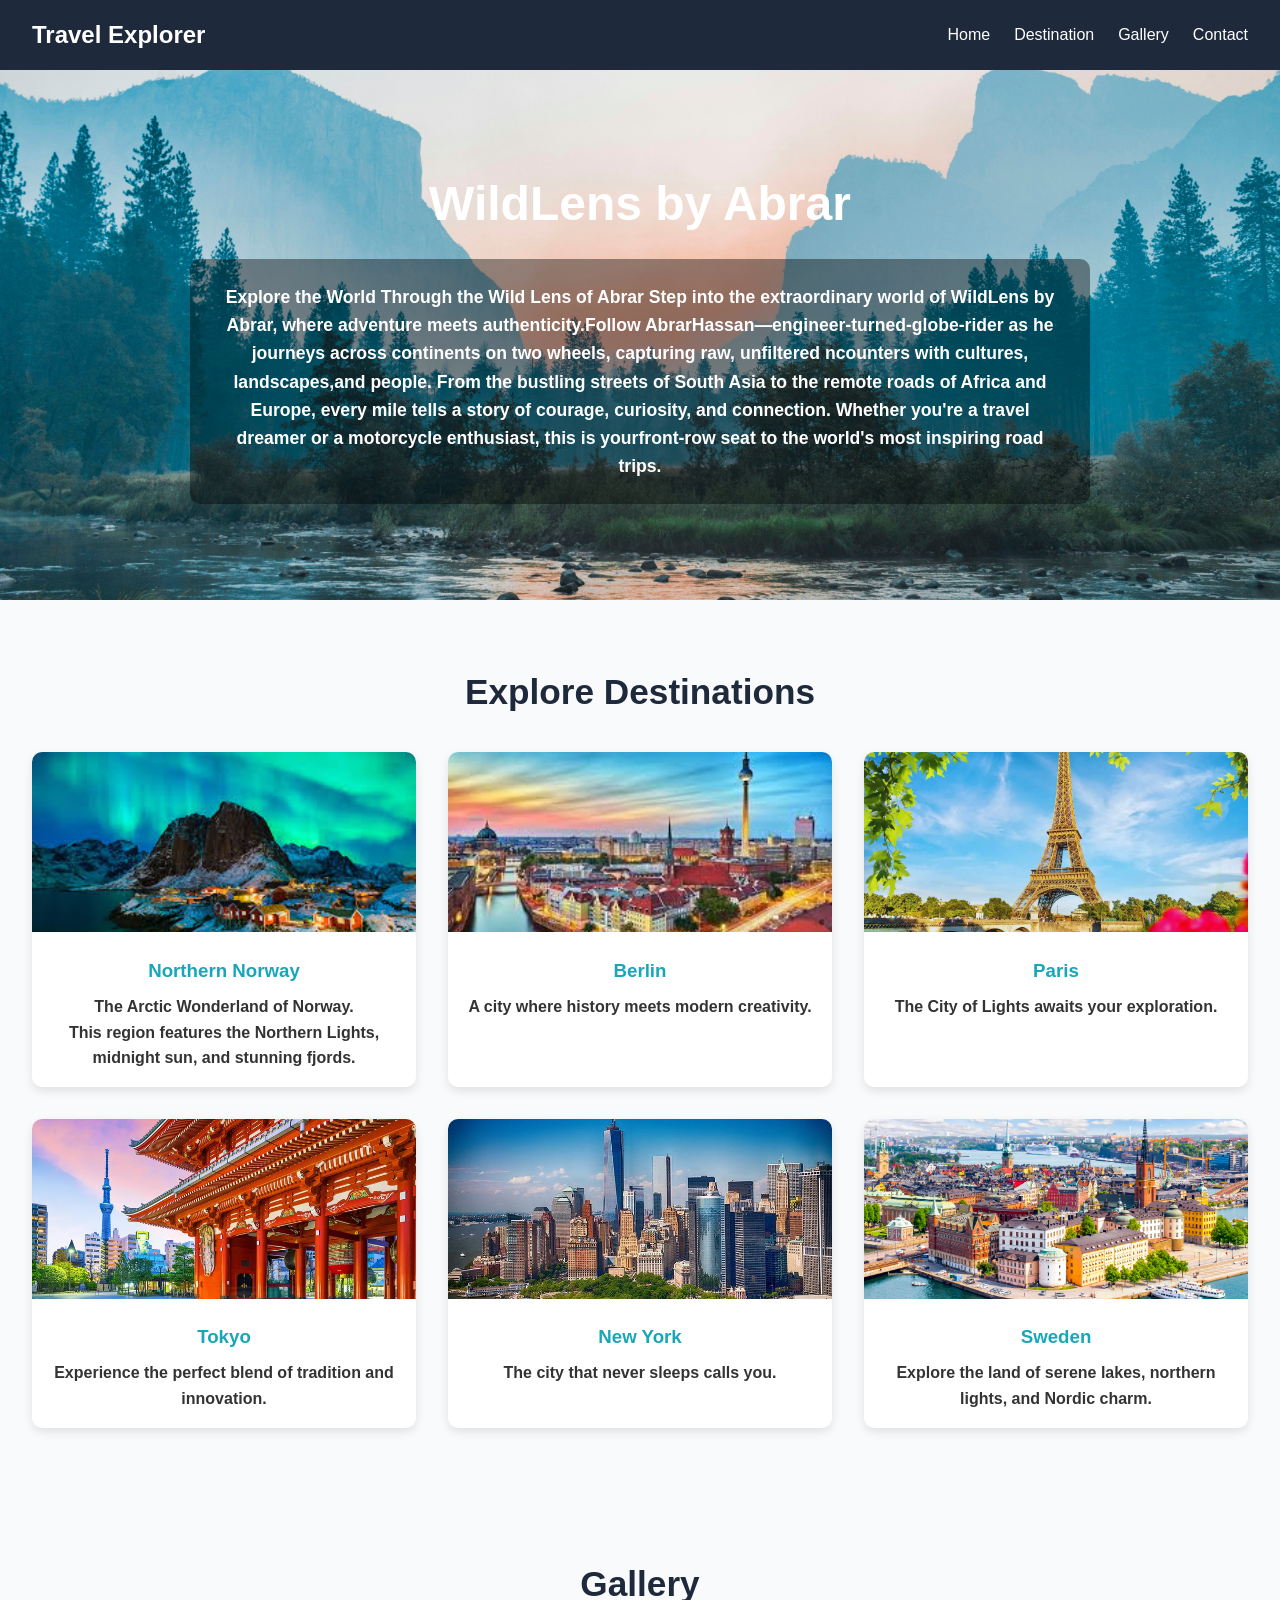
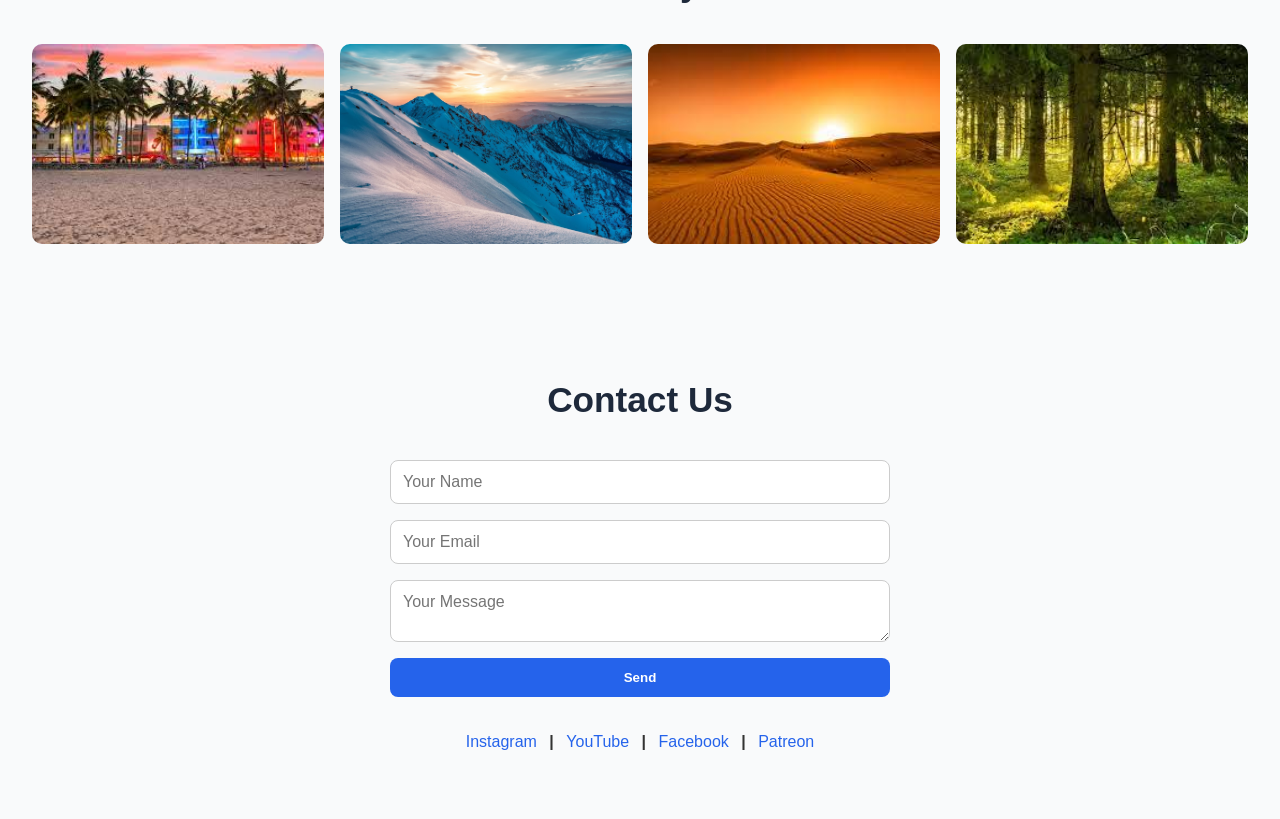
<file: src/index.html>
<!DOCTYPE html>
<html lang="en">
  <head>
    <meta charset="UTF-8" />
    <meta name="viewport" content="width=device-width, initial-scale=1.0" />
    <title>Travel Explorer: WildLens by Abrar</title>
    <link rel="stylesheet" href="style.css"/>
  </head>
  <body>
    <header>
    <!-- Navigation Bar -->
      <nav id="navbar">
      <div class="logo">Travel Explorer</div>
      <ul class="nav-links">
        <li><a href="index.html">Home</a></li>
        <li><a href="Destination.html">Destination</a></li>
        <li><a href="Gallery.html">Gallery</a></li>
        <li><a href="Contact.html">Contact</a></li>
      </ul>
    </nav>
  </header>

    <!-- Home Section -->
    <section id="home" class="hero">
      <div class="hero-text">
        <b><h1>WildLens by Abrar</h1></b>
        <p>
          <b>
            Explore the World Through the Wild Lens of Abrar Step into the
            extraordinary world of WildLens by Abrar, where adventure meets
            authenticity.Follow AbrarHassan—engineer-turned-globe-rider as
            he journeys across continents on two wheels, capturing raw,
            unfiltered ncounters with cultures, landscapes,and people.
            From the bustling streets of South Asia to the remote roads of
            Africa and Europe, every mile tells a story of courage,
            curiosity, and connection. Whether you're a travel dreamer or a
            motorcycle enthusiast, this is yourfront-row seat to the
            world's most inspiring road trips.
        </p>
      </div>
      
    </section>
    <!-- Destinations Section -->
    <section id="destinations" class="section">
      <h2>Explore Destinations</h2>
      <div class="card-container ">
        <!-- Northern Norway -->
        <div class="card">
          <img src="../img/norway.jpg" alt="Northern Norway" />
          <!--<a href="https://youtu.be/bNa0rJhq2Yk?si=HZ2NYrdVkBpOmN3d">NORWAY</a>-->
          <div class="card-content">
            <b><h3><a class="text-d-none text-color" href="norway.html">Northern Norway</a></h3></b>
            <p>The Arctic Wonderland of Norway.</p>
            <p>
              This region features the Northern Lights, midnight sun, and
              stunning fjords.
            </p>
          </div>
        </div>
        <!-- Berlin -->
        <div class="card">
          <img src="../img/berlin.jpg" alt="Berlin"  />
          <div class="card-content">
            <b><h3><a href="berlin.html" class="text-d-none text-color">Berlin</a></h3></b>
            <p>A city where history meets modern creativity.</p>
          </div>
        </div>
        <!-- Paris -->
        <div class="card">
          <img src="../img/paris.png" alt="Paris" />
          <div class="card-content">
            <b><h3><a href="paris.html" class="text-d-none text-color">Paris</a></h3></b>
            <p>The City of Lights awaits your exploration.</p>
          </div>
        </div>
        <!-- Tokyo -->
        <div class="card">
          <img src="../img/tokyo.png" alt="Tokyo" />
          <div class="card-content">
            <b><h3><a href="tokyo.html" class="text-d-none text-color">Tokyo</a></h3></b>
            <p>Experience the perfect blend of tradition and innovation.</p>
          </div>
        </div>
        <!-- New York -->
        <div class="card">
          <img src="../img/ny.jpg" alt="New York" />
          <div class="card-content">
            <b><h3><a href="new york.html" class="text-d-none text-color">New York</a></h3></b>
            <p>The city that never sleeps calls you.</p>
          </div>
        </div>
        <!--SWEDEN-->
        <div class="card">
          <img src="../img/sweden.jpg" alt="Sweden" />
          <div class="card-content">
            <b><h3><a href="sweden.html" class="text-d-none text-color">Sweden</a></h3></b>
            <p>
              Explore the land of serene lakes, northern lights, and Nordic
              charm.
            </p>
          </div>
        </div>
    </section>
    <!-- Gallery Section -->
    <section id="gallery" class="section">
      <h2>Gallery</h2>
      <div class="gallery-grid">
        <img
          src="../imgs/gallery/beach.jpg"
          alt="Beach"
        />
        <img
          src="../imgs/gallery/mountain.jpg"
          alt="Mountains"
        />
        <img
          src="../imgs/gallery/desert.jpg"
          alt="Desert"
        />
        <img
          src="../imgs/gallery/forest.jpg"
          alt="Forest"
        />
      </div>
    </section>

    <!-- Contact Section -->
    <section id="contact" class="section">
      <h2>Contact Us</h2>
      <form id="contact-form">
        <input type="text" name="name" placeholder="Your Name" required />
        <input type="email" name="email" placeholder="Your Email" required />
        <textarea name="message" placeholder="Your Message" required></textarea>
        <button type="submit">Send</button>
      </form>
      <div class="social-links">
        <a href="https://www.instagram.com/wildlensbyabrar/" target="_blank"
          >Instagram</a
        >
        |
        <a href="https://www.youtube.com/@WildlensbyAbrar" target="_blank"
          >YouTube</a
        >
        |
        <a href="https://www.facebook.com/wildlensbyAbrar/" target="_blank"
          >Facebook
        </a>
        |
        <a href="https://www.patreon.com/Wildlensbyabrar" target="_blank"
          >Patreon</a
        >
      </div>
    </section>

    <script src="script.js"></script>
  </body>
</html>
</file>
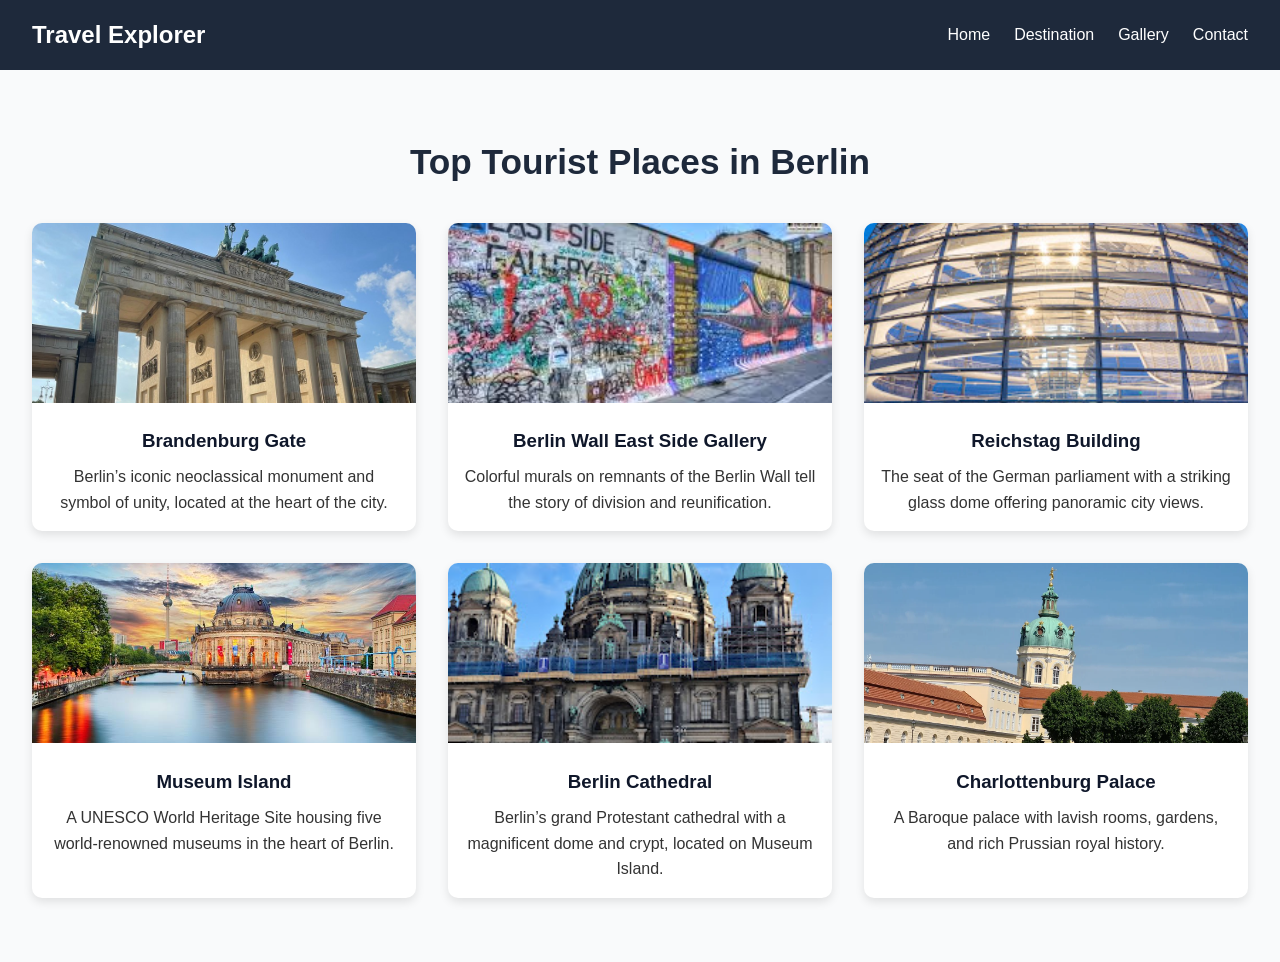
<file: src/berlin.html>
<!DOCTYPE html>
<html lang="en">
  <head>
    <meta charset="UTF-8" />
    <meta name="viewport" content="width=device-width, initial-scale=1.0" />
    <title>Berlin</title>
    <link rel="stylesheet" href="style.css" />
  </head>
  <body>
    <nav id="navbar">
      <div class="logo">Travel Explorer</div>
      <ul class="nav-links">
        <li><a href="index.html">Home</a></li>
        <li><a href="Destination.html">Destination</a></li>
        <li><a href="Gallery.html">Gallery</a></li>
        <li><a href="Contact.html">Contact</a></li>
      </ul>
    </nav>
    <section id="berlin" class="section">
      <h2>Top Tourist Places in Berlin</h2>
      <div class="card-container">
        <!-- 1. Brandenburg Gate -->
        <div class="card">
          <img src="../imgs/berlin/gate.jpg" alt="Brandenburg Gate" />
          <div class="card-content">
            <h3><b>Brandenburg Gate</b></h3>
            <p>
              Berlin’s iconic neoclassical monument and symbol of unity, located
              at the heart of the city.
            </p>
          </div>
        </div>

        <!-- 2. Berlin Wall & East Side Gallery -->
        <div class="card">
          <img src="../imgs/berlin/East Side Gallery.jpg" alt="Berlin Wall" />
          <div class="card-content">
            <h3><b>Berlin Wall East Side Gallery</b></h3>
            <p>
              Colorful murals on remnants of the Berlin Wall tell the story of
              division and reunification.
            </p>
          </div>
        </div>

        <!-- 3. Reichstag Building -->
        <div class="card">
          <img
            src="../imgs/berlin/Reichstag Building.jpg"
            alt="Reichstag Building"
          />
          <div class="card-content">
            <h3><b>Reichstag Building</b></h3>
            <p>
              The seat of the German parliament with a striking glass dome
              offering panoramic city views.
            </p>
          </div>
        </div>

        <!-- 4. Museum Island -->
        <div class="card">
          <img src="../imgs/berlin/Museum Island.jpg" alt="Museum Island" />
          <div class="card-content">
            <h3><b>Museum Island</b></h3>
            <p>
              A UNESCO World Heritage Site housing five world-renowned museums
              in the heart of Berlin.
            </p>
          </div>
        </div>

        <!-- 5. Berlin Cathedral (Berliner Dom) -->
        <div class="card">
          <img
            src="../imgs/berlin/Berlin Cathedral.jpg"
            alt="Berlin Cathedral"
          />
          <div class="card-content">
            <h3><b>Berlin Cathedral</b></h3>
            <p>
              Berlin’s grand Protestant cathedral with a magnificent dome and
              crypt, located on Museum Island.
            </p>
          </div>
        </div>

        <!-- 6. Charlottenburg Palace -->
        <div class="card">
          <img
            src="../imgs/berlin/Charlottenburg Palace.webp"
            alt="Charlottenburg Palace"
          />
          <div class="card-content">
            <h3><b>Charlottenburg Palace</b></h3>
            <p>
              A Baroque palace with lavish rooms, gardens, and rich Prussian
              royal history.
            </p>
          </div>
        </div>
      </div>
    </section>
  </body>
</html>
</file>
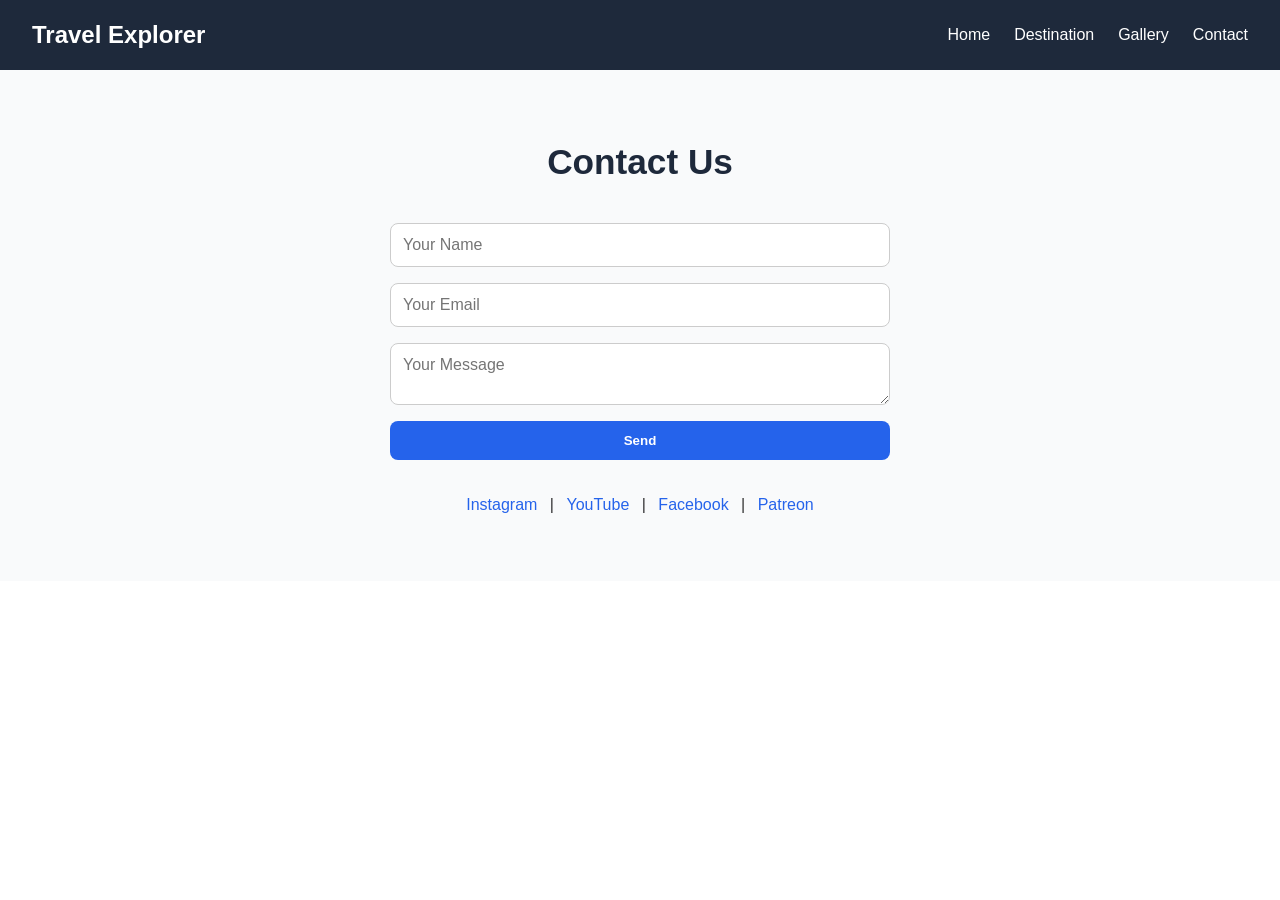
<file: src/contact.html>
<!DOCTYPE html>
<html lang="en">
  <head>
    <meta charset="UTF-8" />
    <meta name="viewport" content="width=device-width, initial-scale=1.0" />
    <title>Contact</title>
    <link rel="stylesheet" href="style.css" />
  </head>
  <body>
    <nav id="navbar">
      <div class="logo">Travel Explorer</div>
      <ul class="nav-links">
        <li><a href="index.html">Home</a></li>
        <li><a href="Destination.html">Destination</a></li>
        <li><a href="Gallery.html">Gallery</a></li>
        <li><a href="Contact.html">Contact</a></li>
      </ul>
    </nav>

    <section id="contact" class="section">
      <h2>Contact Us</h2>
      <form id="contact-form">
        <input type="text" name="name" placeholder="Your Name" required />
        <input type="email" name="email" placeholder="Your Email" required />
        <textarea name="message" placeholder="Your Message" required></textarea>
        <button type="submit">Send</button>
      </form>
      <div class="social-links">
        <a href="https://www.instagram.com/wildlensbyabrar/" target="_blank"
          >Instagram</a
        >
        |
        <a href="https://www.youtube.com/@WildlensbyAbrar" target="_blank"
          >YouTube</a
        >
        |
        <a href="https://www.facebook.com/wildlensbyAbrar/" target="_blank"
          >Facebook
        </a>
        |
        <a href="https://www.patreon.com/Wildlensbyabrar" target="_blank"
          >Patreon</a
        >
      </div>
    </section>
  </body>
</html>
</file>
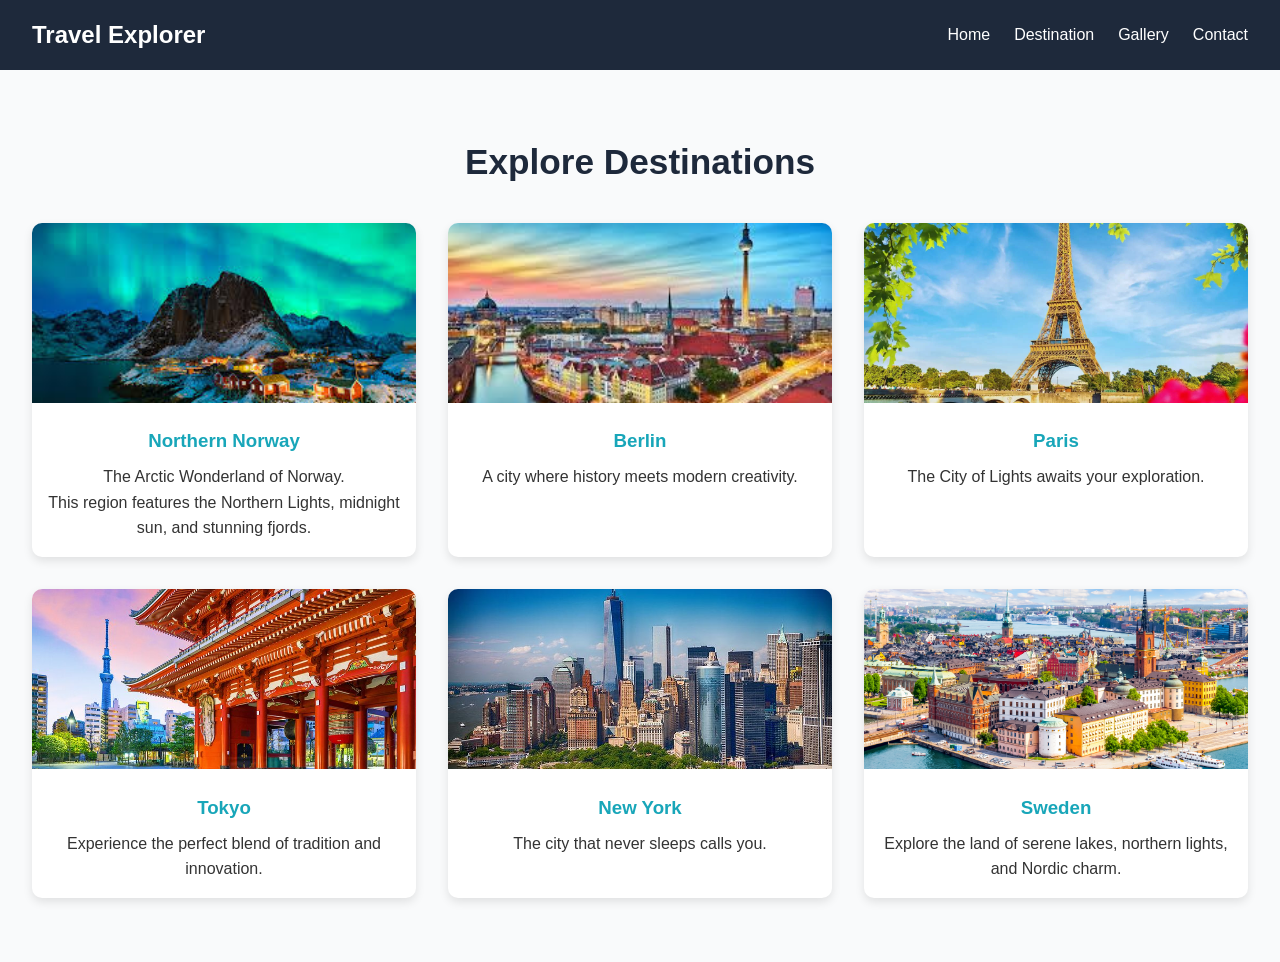
<file: src/destination.html>
<!DOCTYPE html>
<html lang="en">
<head>
    <meta charset="UTF-8">
    <meta name="viewport" content="width=device-width, initial-scale=1.0">
    <title>Destination</title>
    <link rel="stylesheet" href="style.css">
</head>
<body>
     <nav id="navbar">
      <div class="logo"><a href="index.html"></a>Travel Explorer</div>
      <ul class="nav-links">
        <li><a href="index.html">Home</a></li>
        <li><a href="Destination.html">Destination</a></li>
        <li><a href="Gallery.html">Gallery</a></li>
        <li><a href="Contact.html">Contact</a></li>
      </ul>
    </nav>
<!-- Destinations Section -->
    <section id="destinations" class="section">
      <h2>Explore Destinations</h2>
      <div class="card-container ">
        <!-- Northern Norway -->
        <div class="card">
          <img src="../img/norway.jpg" alt="Northern Norway" />
          <!--<a href="https://youtu.be/bNa0rJhq2Yk?si=HZ2NYrdVkBpOmN3d">NORWAY</a>-->
          <div class="card-content">
            <b><h3><a class="text-d-none text-color" href="norway.html">Northern Norway</a></h3></b>
            <p>The Arctic Wonderland of Norway.</p>
            <p>
              This region features the Northern Lights, midnight sun, and
              stunning fjords.
            </p>
          </div>
        </div>
        <!-- Berlin -->
        <div class="card">
          <img src="../img/berlin.jpg" alt="Berlin"  />
          <div class="card-content">
            <b><h3><a href="berlin.html" class="text-d-none text-color">Berlin</a></h3></b>
            <p>A city where history meets modern creativity.</p>
          </div>
        </div>
        <!-- Paris -->
        <div class="card">
          <img src="../img/paris.png" alt="Paris" />
          <div class="card-content">
            <b><h3><a href="paris.html" class="text-d-none text-color">Paris</a></h3></b>
            <p>The City of Lights awaits your exploration.</p>
          </div>
        </div>
        <!-- Tokyo -->
        <div class="card">
          <img src="../img/tokyo.png" alt="Tokyo" />
          <div class="card-content">
            <b><h3><a href="tokyo.html" class="text-d-none text-color">Tokyo</a></h3></b>
            <p>Experience the perfect blend of tradition and innovation.</p>
          </div>
        </div>
        <!-- New York -->
        <div class="card">
          <img src="../img/ny.jpg" alt="New York" />
          <div class="card-content">
            <b><h3><a href="new york.html" class="text-d-none text-color">New York</a></h3></b>
            <p>The city that never sleeps calls you.</p>
          </div>
        </div>
        <!--SWEDEN-->
        <div class="card">
          <img src="../img/sweden.jpg" alt="Sweden" />
          <div class="card-content">
            <b><h3><a href="sweden.html" class="text-d-none text-color">Sweden</a></h3></b>
            <p>
              Explore the land of serene lakes, northern lights, and Nordic
              charm.
            </p>
          </div>
        </div>
    </section>
</body>
</html>
</file>
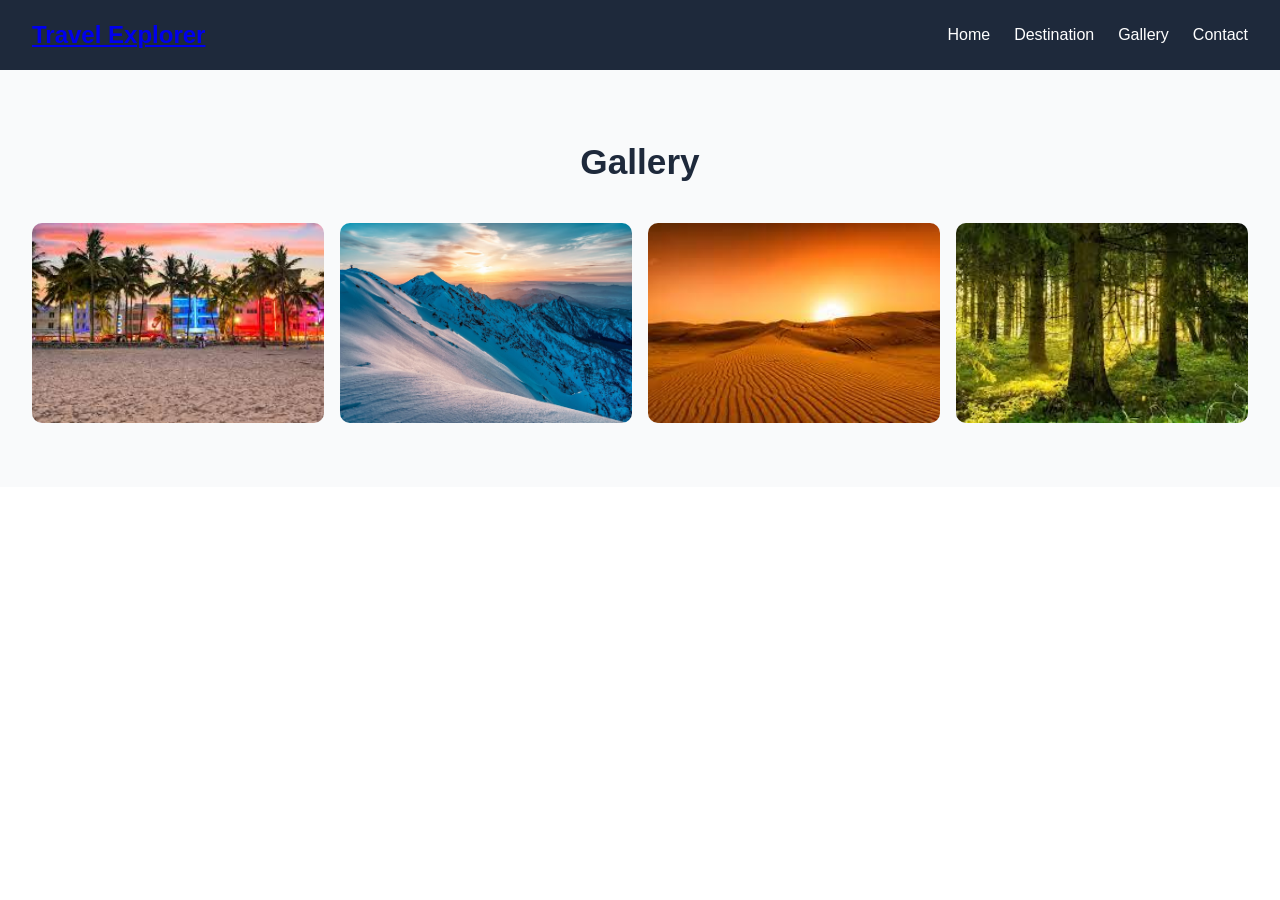
<file: src/gallery.html>
<!DOCTYPE html>
<html lang="en">
  <head>
    <meta charset="UTF-8" />
    <meta name="viewport" content="width=device-width, initial-scale=1.0" />
    <title>Gallery</title>
    <link rel="stylesheet" href="style.css" />
  </head>
  <body>
    <header>
      <!-- Navigation Bar -->
      <nav id="navbar">
        <div class="logo"><a href="home.html">Travel Explorer</a></div>
        <ul class="nav-links">
          <li><a href="index.html">Home</a></li>
          <li><a href="Destination.html">Destination</a></li>
          <li><a href="Gallery.html">Gallery</a></li>
          <li><a href="Contact.html">Contact</a></li>
        </ul>
      </nav>
    </header>
    <main>
      <!-- Gallery Section -->
      <section id="gallery" class="section">
        <h2>Gallery</h2>
        <div class="gallery-grid">
          <img src="../imgs/gallery/beach.jpg" alt="Beach" />
          <img src="../imgs/gallery/mountain.jpg" alt="Mountain" />
          <img src="../imgs/gallery/desert.jpg" alt="Desert" />
          <img src="../imgs/gallery/forest.jpg" alt="Forest" />
        </div>
      </section>
    </main>

    <script src="script.js"></script>
  </body>
</html>
</file>
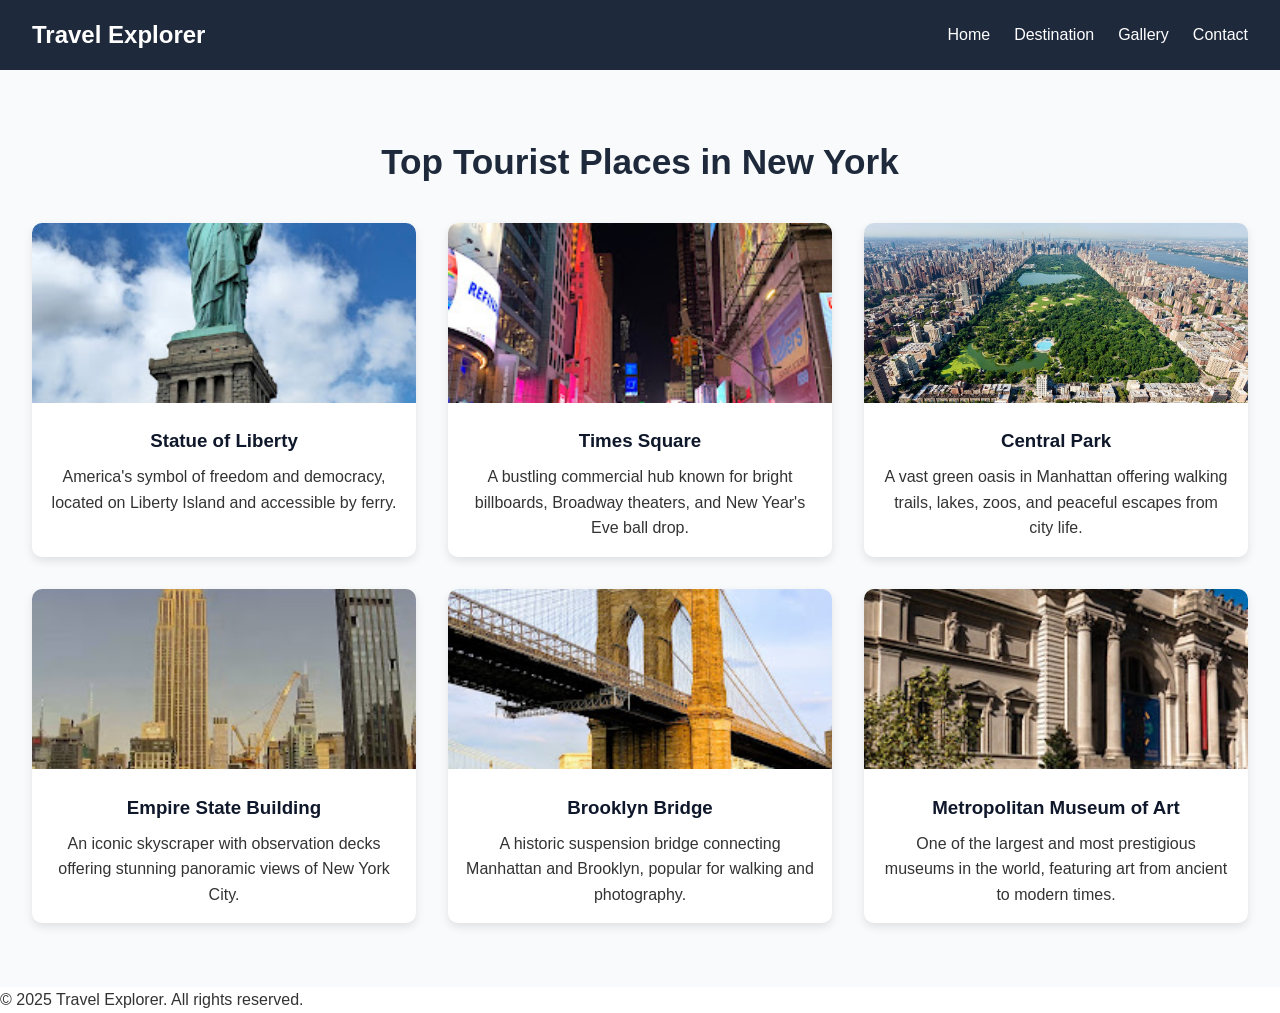
<file: src/new york.html>
<!DOCTYPE html>
<html lang="en">
  <head>
    <meta charset="UTF-8" />
    <meta name="viewport" content="width=device-width, initial-scale=1.0" />
    <title>New York</title>
    <link rel="stylesheet" href="style.css" />
  </head>
  <body>
    <header>
      <nav id="navbar">
        <div class="logo">Travel Explorer</div>
        <ul class="nav-links">
          <li><a href="index.html">Home</a></li>
          <li><a href="Destination.html">Destination</a></li>
          <li><a href="Gallery.html">Gallery</a></li>
          <li><a href="Contact.html">Contact</a></li>
        </ul>
      </nav>
    </header>
    <main>
      <section id="destinations" class="section">
        <h2>Top Tourist Places in New York</h2>
        <div class="card-container">
          <!-- 1. Statue of Liberty -->
          <div class="card">
            <img
              src="../imgs/new york/Statue of Liberty.jpg"
              alt="Statue of Liberty on Liberty Island"
            />
            <div class="card-content">
              <h3><b>Statue of Liberty</b></h3>
              <p>
                America's symbol of freedom and democracy, located on Liberty
                Island and accessible by ferry.
              </p>
            </div>
          </div>

          <!-- 2. Times Square -->
          <div class="card">
            <img
              src="../imgs/new york/time square.jpg"
              alt="Times Square at night with neon lights"
            />
            <div class="card-content">
              <h3><b>Times Square</b></h3>
              <p>
                A bustling commercial hub known for bright billboards, Broadway
                theaters, and New Year's Eve ball drop.
              </p>
            </div>
          </div>

          <!-- 3. Central Park -->
          <div class="card">
            <img
              src="../imgs/new york/Central Park.jpg"
              alt="Central Park view in autumn"
            />
            <div class="card-content">
              <h3><b>Central Park</b></h3>
              <p>
                A vast green oasis in Manhattan offering walking trails, lakes,
                zoos, and peaceful escapes from city life.
              </p>
            </div>
          </div>

          <!-- 4. Empire State Building -->
          <div class="card">
            <img
              src="../imgs/new york/Empire State Building.jpg"
              alt="Empire State Building skyline view"
            />
            <div class="card-content">
              <h3><b>Empire State Building</b></h3>
              <p>
                An iconic skyscraper with observation decks offering stunning
                panoramic views of New York City.
              </p>
            </div>
          </div>

          <!-- 5. Brooklyn Bridge -->
          <div class="card">
            <img
              src="../imgs/new york/Brooklyn Bridge.jpg"
              alt="Brooklyn Bridge pedestrian walkway"
            />
            <div class="card-content">
              <h3><b>Brooklyn Bridge</b></h3>
              <p>
                A historic suspension bridge connecting Manhattan and Brooklyn,
                popular for walking and photography.
              </p>
            </div>
          </div>

          <!-- 6. The Metropolitan Museum of Art -->
          <div class="card">
            <img
              src="../imgs/new york/Metropolitan Museum of Art.jpg"
              alt="The Metropolitan Museum of Art front view"
            />
            <div class="card-content">
              <h3><b>Metropolitan Museum of Art</b></h3>
              <p>
                One of the largest and most prestigious museums in the world,
                featuring art from ancient to modern times.
              </p>
            </div>
          </div>
        </div>
      </section>
    </main>

    <footer>
      <p>&copy; 2025 Travel Explorer. All rights reserved.</p>
    </footer>
  </body>
</html>
</file>
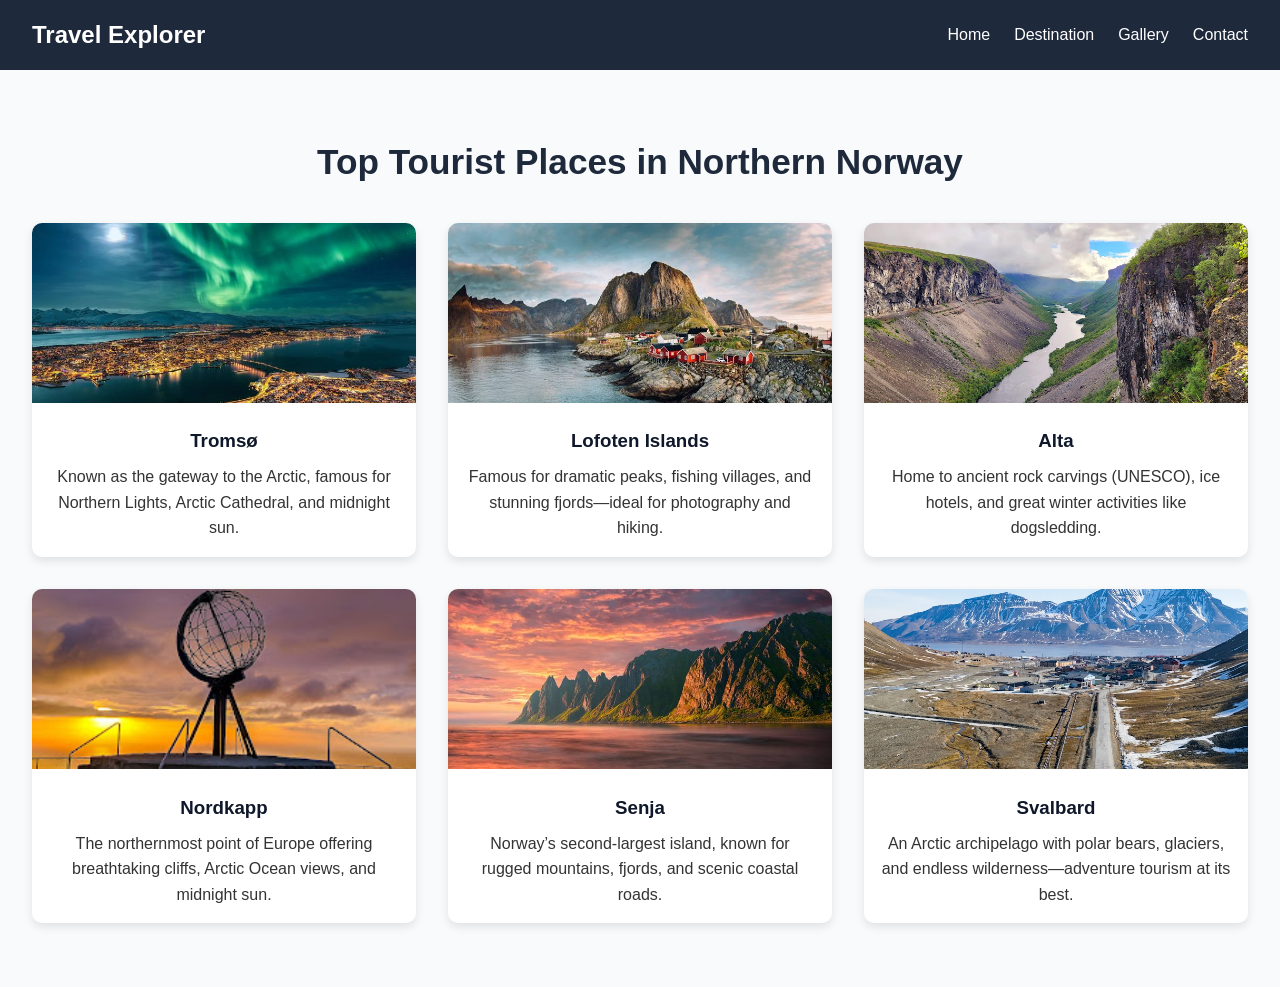
<file: src/norway.html>
<!DOCTYPE html>
<html lang="en">
  <head>
    <meta charset="UTF-8" />
    <meta name="viewport" content="width=, initial-scale=1.0" />
    <title>Norway</title>
    <link rel="stylesheet" href="style.css" />
  </head>
  <body>
    <nav id="navbar">
      <div class="logo">Travel Explorer</div>
      <ul class="nav-links">
        <li><a href="index.html">Home</a></li>
        <li><a href="Destination.html">Destination</a></li>
        <li><a href="Gallery.html">Gallery</a></li>
        <li><a href="Contact.html">Contact</a></li>
      </ul>
    </nav>

    <section id="northern-norway" class="section">
      <h2>Top Tourist Places in Northern Norway</h2>
      <div class="card-container">
        <!-- 1. Tromsø -->
        <div class="card">
          <img src="../imgs/Norway/Tromsø.jpg" alt="Tromsø" />
          <div class="card-content">
            <h3><b>Tromsø</b></h3>
            <p>
              Known as the gateway to the Arctic, famous for Northern Lights,
              Arctic Cathedral, and midnight sun.
            </p>
          </div>
        </div>

        <!-- 2. Lofoten Islands -->
        <div class="card">
          <img src="../imgs/Norway/Lofoten.jpg" alt="Lofoten Islands" />
          <div class="card-content">
            <h3><b>Lofoten Islands</b></h3>
            <p>
              Famous for dramatic peaks, fishing villages, and stunning
              fjords—ideal for photography and hiking.
            </p>
          </div>
        </div>

        <!-- 3. Alta -->
        <div class="card">
          <img src="../imgs/Norway/Alta.jpg" alt="Alta" />
          <div class="card-content">
            <h3><b>Alta</b></h3>
            <p>
              Home to ancient rock carvings (UNESCO), ice hotels, and great
              winter activities like dogsledding.
            </p>
          </div>
        </div>

        <!-- 4. Nordkapp (North Cape) -->
        <div class="card">
          <img src="../imgs/Norway/northkap.jpg" alt="Nordkapp" />
          <div class="card-content">
            <h3><b>Nordkapp</b></h3>
            <p>
              The northernmost point of Europe offering breathtaking cliffs,
              Arctic Ocean views, and midnight sun.
            </p>
          </div>
        </div>

        <!-- 5. Senja -->
        <div class="card">
          <img src="../imgs/Norway/senja.jpg" alt="Senja" />
          <div class="card-content">
            <h3><b>Senja</b></h3>
            <p>
              Norway’s second-largest island, known for rugged mountains,
              fjords, and scenic coastal roads.
            </p>
          </div>
        </div>

        <!-- 6. Svalbard -->
        <div class="card">
          <img src="../imgs/Norway/Svalbard.jpg" alt="Svalbard" />
          <div class="card-content">
            <h3><b>Svalbard</b></h3>
            <p>
              An Arctic archipelago with polar bears, glaciers, and endless
              wilderness—adventure tourism at its best.
            </p>
          </div>
        </div>
      </div>
    </section>
  </body>
</html>
</file>
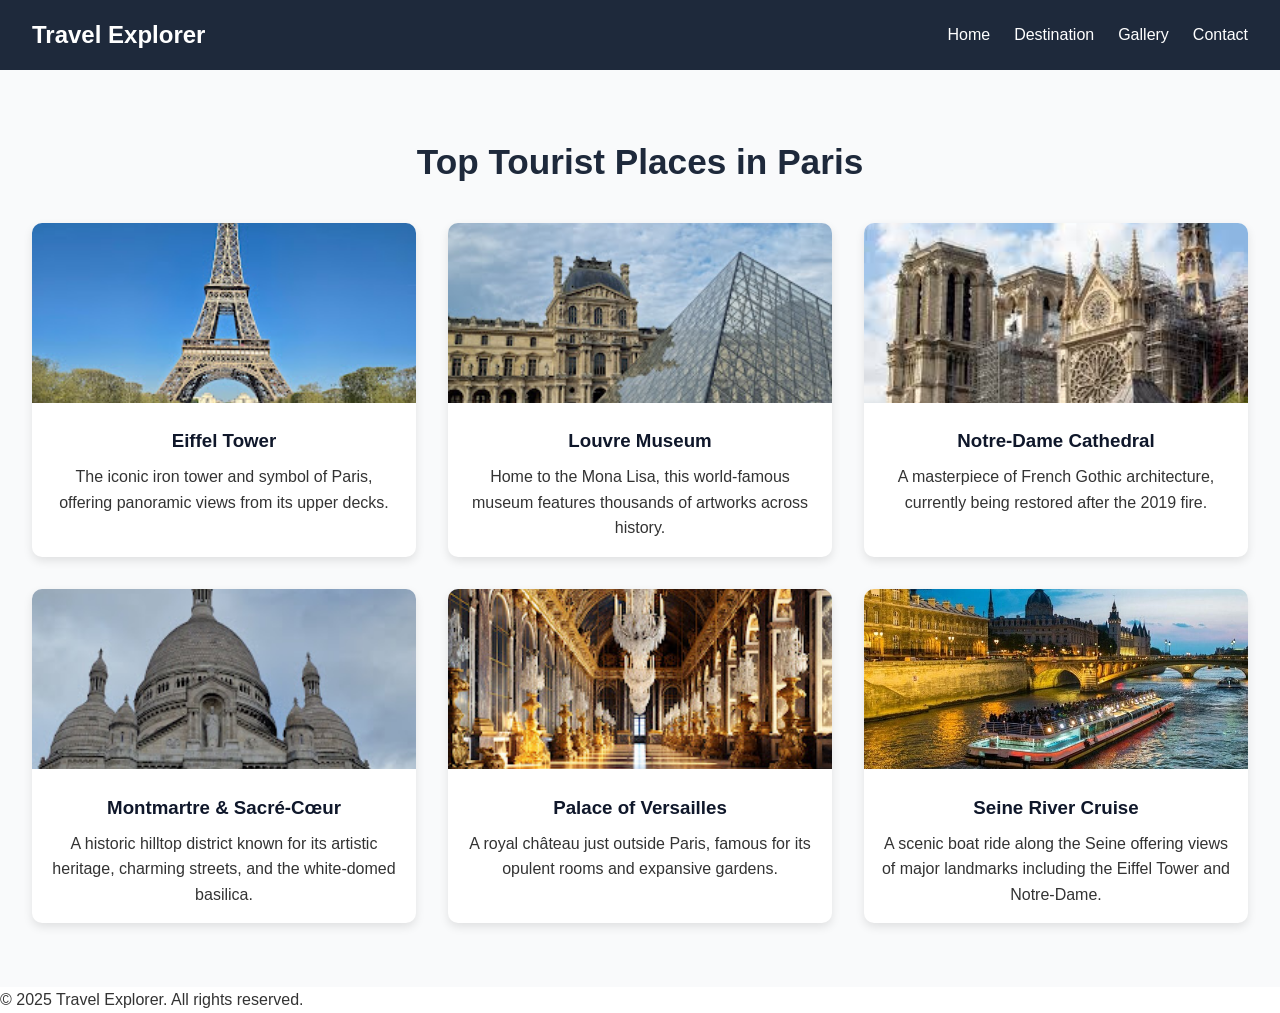
<file: src/paris.html>
<!DOCTYPE html>
<html lang="en">
  <head>
    <meta charset="UTF-8" />
    <meta name="viewport" content="width=device-width, initial-scale=1.0" />
    <title>Paris</title>
    <link rel="stylesheet" href="style.css" />
  </head>
  <header>
    <nav id="navbar">
      <div class="logo">Travel Explorer</div>
      <ul class="nav-links">
        <li><a href="index.html">Home</a></li>
        <li><a href="Destination.html">Destination</a></li>
        <li><a href="Gallery.html">Gallery</a></li>
        <li><a href="Contact.html">Contact</a></li>
      </ul>
    </nav>
  </header>
    <main>
      <section id="destinations" class="section">
        <h2>Top Tourist Places in Paris</h2>
        <div class="card-container">
          <!-- 1. Eiffel Tower -->
          <div class="card">
            <img src="../imgs/paris/Eiffel Tower.jpg" alt="Eiffel Tower at night in Paris" />
            <div class="card-content">
              <h3><b>Eiffel Tower</b></h3>
              <p>
                The iconic iron tower and symbol of Paris, offering panoramic
                views from its upper decks.
              </p>
            </div>
          </div>

          <!-- 2. Louvre Museum -->
          <div class="card">
            <img src="../imgs/paris/Louvre Museum.jpg" alt="Louvre Museum Paris with glass pyramid" />
            <div class="card-content">
              <h3><b>Louvre Museum</b></h3>
              <p>
                Home to the Mona Lisa, this world-famous museum features
                thousands of artworks across history.
              </p>
            </div>
          </div>

          <!-- 3. Notre-Dame Cathedral -->
          <div class="card">
            <img src="../imgs/paris/Notre-Dame Cathedral.jpg" alt="Notre-Dame Cathedral architecture" />
            <div class="card-content">
              <h3><b>Notre-Dame Cathedral</b></h3>
              <p>
                A masterpiece of French Gothic architecture, currently being
                restored after the 2019 fire.
              </p>
            </div>
          </div>

          <!-- 4. Montmartre & Sacré-Cœur -->
          <div class="card">
            <img src="../imgs/paris/Montmartre & Sacré-Cœur.jpg" alt="Montmartre and Sacré-Cœur" />
            <div class="card-content">
              <h3><b>Montmartre & Sacré-Cœur</b></h3>
              <p>
                A historic hilltop district known for its artistic heritage,
                charming streets, and the white-domed basilica.
              </p>
            </div>
          </div>

          <!-- 5. Palace of Versailles -->
          <div class="card">
            <img src="../imgs/paris/Palace of Versailles.jpg" alt="Palace of Versailles and gardens" />
            <div class="card-content">
              <h3><b>Palace of Versailles</b></h3>
              <p>
                A royal château just outside Paris, famous for its opulent rooms
                and expansive gardens.
              </p>
            </div>
          </div>

          <!-- 6. Seine River Cruise -->
          <div class="card">
            <img src="../imgs/paris/Seine River Cruise.jpg" alt="Seine River Cruise with Paris views" />
            <div class="card-content">
              <h3><b>Seine River Cruise</b></h3>
              <p>
                A scenic boat ride along the Seine offering views of major
                landmarks including the Eiffel Tower and Notre-Dame.
              </p>
            </div>
          </div>
        </div>
      </section>
    </main>

    <footer>
      <p>&copy; 2025 Travel Explorer. All rights reserved.</p>
    </footer>
  </body>
</html>
</file>
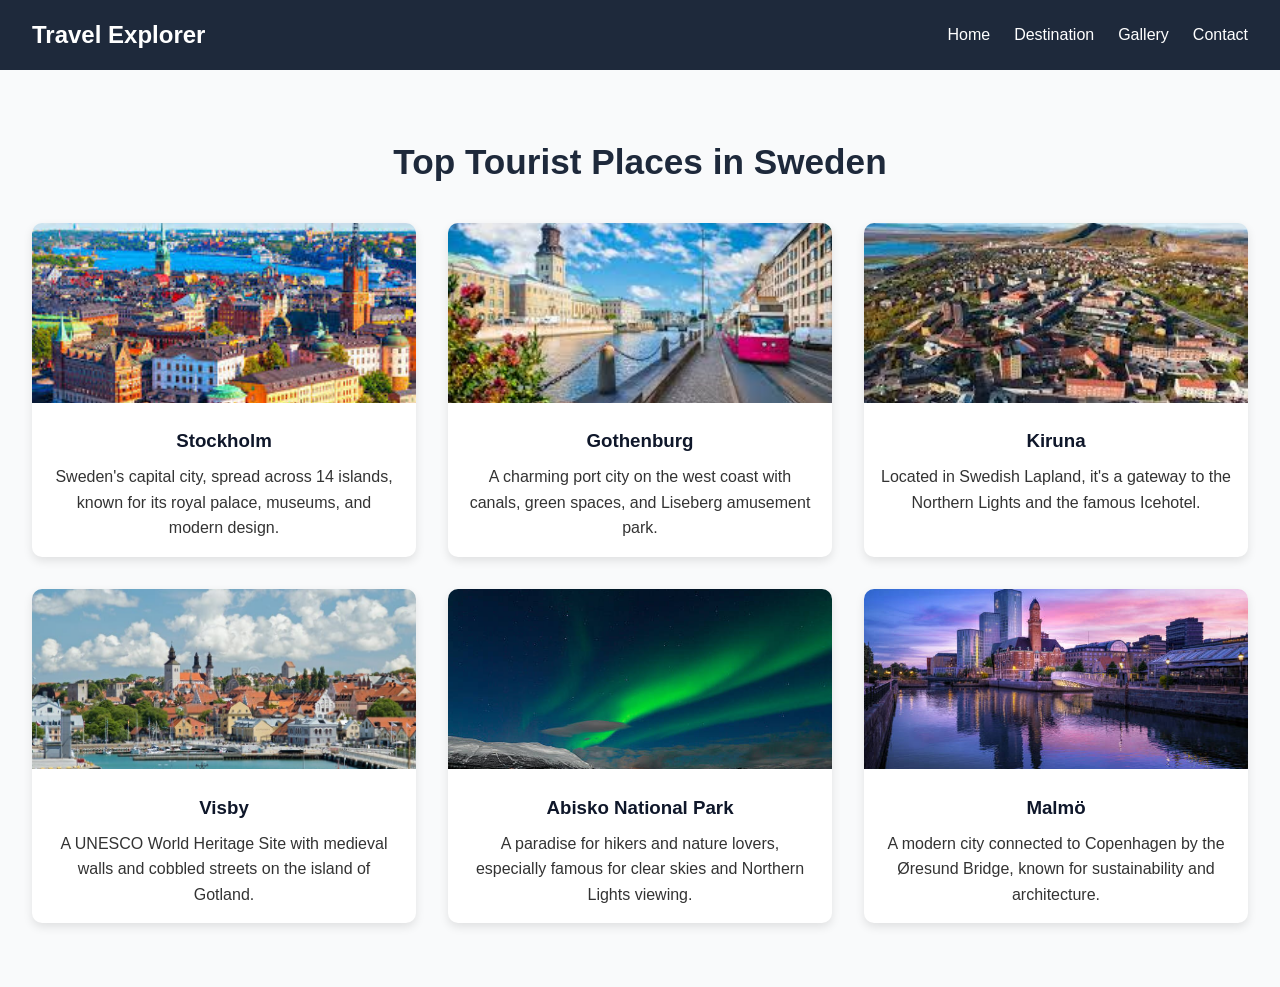
<file: src/sweden.html>
<!DOCTYPE html>
<html lang="en">
  <head>
    <meta charset="UTF-8" />
    <meta name="viewport" content="width=device-width, initial-scale=1.0" />
    <title>Sweden</title>
    <link rel="stylesheet" href="style.css" />
  </head>
  <body>
    <nav id="navbar">
      <div class="logo">Travel Explorer</div>
      <ul class="nav-links">
        <li><a href="index.html">Home</a></li>
        <li><a href="Destination.html">Destination</a></li>
        <li><a href="Gallery.html">Gallery</a></li>
        <li><a href="Contact.html">Contact</a></li>
      </ul>
    </nav>

    <section id="destinations" class="section">
      <h2>Top Tourist Places in Sweden</h2>
      <div class="card-container">
        <!-- 1. Stockholm -->
        <div class="card">
          <img src="../imgs/sweden/Stockholm.jpg" alt="Stockholm" />
          <div class="card-content">
            <h3><b>Stockholm</b></h3>
            <p>
              Sweden's capital city, spread across 14 islands, known for its
              royal palace, museums, and modern design.
            </p>
          </div>
        </div>

        <!-- 2. Gothenburg -->
        <div class="card">
          <img src="../imgs/sweden/gothenburg.jpg" alt="Gothenburg" />
          <div class="card-content">
            <h3><b>Gothenburg</b></h3>
            <p>
              A charming port city on the west coast with canals, green spaces,
              and Liseberg amusement park.
            </p>
          </div>
        </div>

        <!-- 3. Kiruna & Northern Lights -->
        <div class="card">
          <img src="../imgs/sweden/Kiruna.jpg" alt="Kiruna" />
          <div class="card-content">
            <h3><b>Kiruna</b></h3>
            <p>
              Located in Swedish Lapland, it's a gateway to the Northern Lights
              and the famous Icehotel.
            </p>
          </div>
        </div>

        <!-- 4. Visby, Gotland -->
        <div class="card">
          <img src="../imgs/sweden/Visby.jpg" alt="Visby" />
          <div class="card-content">
            <h3><b>Visby</b></h3>
            <p>
              A UNESCO World Heritage Site with medieval walls and cobbled
              streets on the island of Gotland.
            </p>
          </div>
        </div>

        <!-- 5. Abisko National Park -->
        <div class="card">
          <img src="../imgs/sweden/abisko.jpg" alt="Abisko National Park" />
          <div class="card-content">
            <h3><b>Abisko National Park</b></h3>
            <p>
              A paradise for hikers and nature lovers, especially famous for
              clear skies and Northern Lights viewing.
            </p>
          </div>
        </div>

        <!-- 6. Malmö -->
        <div class="card">
          <img src="../imgs/sweden/Malmö.jpg" alt="Malmö" />
          <div class="card-content">
            <h3><b>Malmö</b></h3>
            <p>
              A modern city connected to Copenhagen by the Øresund Bridge, known
              for sustainability and architecture.
            </p>
          </div>
        </div>
      </div>
    </section>
  </body>
</html>
</file>
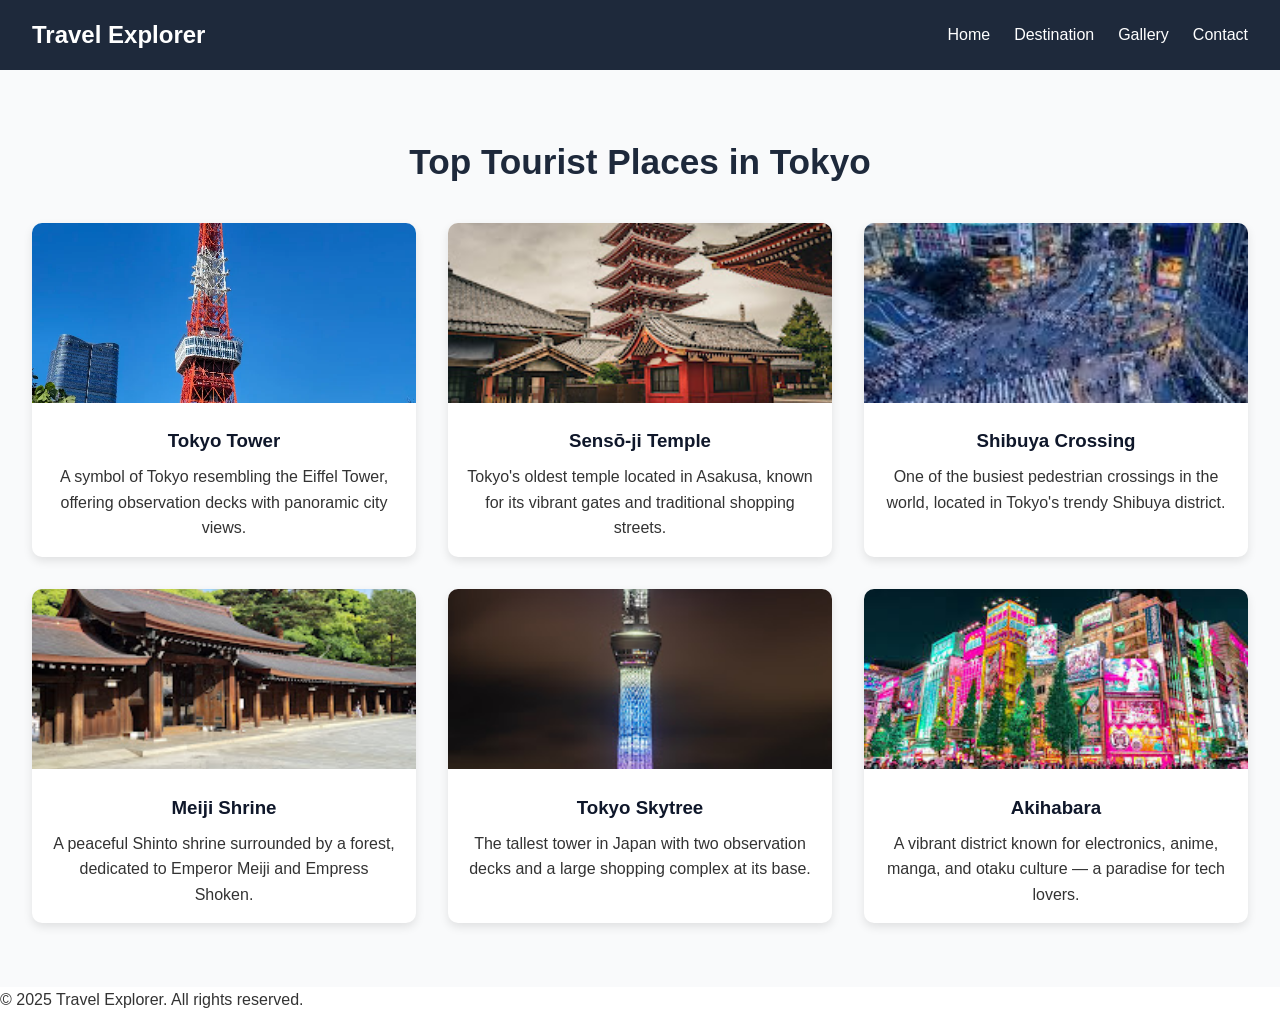
<file: src/tokyo.html>
<!DOCTYPE html>
<html lang="en">
  <head>
    <meta charset="UTF-8" />
    <meta name="viewport" content="width=device-width, initial-scale=1.0" />
    <title>Tokyo</title>
    <link rel="stylesheet" href="style.css" />
  </head>
  <body>
    <header>
      <nav id="navbar">
        <div class="logo">Travel Explorer</div>
        <ul class="nav-links">
          <li><a href="index.html">Home</a></li>
          <li><a href="Destination.html">Destination</a></li>
          <li><a href="Gallery.html">Gallery</a></li>
          <li><a href="Contact.html">Contact</a></li>
        </ul>
      </nav>
    </header>
    <main>
      <section id="destinations" class="section">
        <h2>Top Tourist Places in Tokyo</h2>
        <div class="card-container">
          <!-- 1. Tokyo Tower -->
          <div class="card">
            <img
              src="../imgs/tokyo/tokyo tower.jpg.webp"
              alt="Tokyo Tower at sunset"
            />
            <div class="card-content">
              <h3><b>Tokyo Tower</b></h3>
              <p>
                A symbol of Tokyo resembling the Eiffel Tower, offering
                observation decks with panoramic city views.
              </p>
            </div>
          </div>

          <!-- 2. Senso-ji Temple -->
          <div class="card">
            <img
              src="../imgs/tokyo/Sensō-ji Temple.jpg"
              alt="Senso-ji Temple in Asakusa"
            />
            <div class="card-content">
              <h3><b>Sensō-ji Temple</b></h3>
              <p>
                Tokyo's oldest temple located in Asakusa, known for its vibrant
                gates and traditional shopping streets.
              </p>
            </div>
          </div>

          <!-- 3. Shibuya Crossing -->
          <div class="card">
            <img
              src="../imgs/tokyo/Shibuya Crossing.jpg"
              alt="Shibuya Crossing crowded with people"
            />
            <div class="card-content">
              <h3><b>Shibuya Crossing</b></h3>
              <p>
                One of the busiest pedestrian crossings in the world, located in
                Tokyo's trendy Shibuya district.
              </p>
            </div>
          </div>

          <!-- 4. Meiji Shrine -->
          <div class="card">
            <img
              src="../imgs/tokyo/Meiji Shrine.jpg"
              alt="Meiji Shrine wooden torii gate"
            />
            <div class="card-content">
              <h3><b>Meiji Shrine</b></h3>
              <p>
                A peaceful Shinto shrine surrounded by a forest, dedicated to
                Emperor Meiji and Empress Shoken.
              </p>
            </div>
          </div>

          <!-- 5. Tokyo Skytree -->
          <div class="card">
            <img
              src="../imgs/tokyo/Tokyo Skytree.jpg"
              alt="Tokyo Skytree night view"
            />
            <div class="card-content">
              <h3><b>Tokyo Skytree</b></h3>
              <p>
                The tallest tower in Japan with two observation decks and a
                large shopping complex at its base.
              </p>
            </div>
          </div>

          <!-- 6. Akihabara -->
          <div class="card">
            <img
              src="../imgs/tokyo/Akihabara.jpg"
              alt="Akihabara street with electronics and anime shops"
            />
            <div class="card-content">
              <h3><b>Akihabara</b></h3>
              <p>
                A vibrant district known for electronics, anime, manga, and
                otaku culture — a paradise for tech lovers.
              </p>
            </div>
          </div>
        </div>
      </section>
    </main>

    <footer>
      <p>&copy; 2025 Travel Explorer. All rights reserved.</p>
    </footer>
  </body>
</html>
</file>
<file: src/style.css>
/* General Reset and Base Styling */
* {
  margin: 0;
  padding: 0;
  box-sizing: border-box;
  font-family: "Segoe UI", sans-serif;
}

body {
  background-color: #ffffff;
  color: #333;
  line-height: 1.6;
}

/* Navbar */
nav#navbar {
  background-color: #1e293b;
  color: white;
  display: flex;
  justify-content: space-between;
  align-items: center;
  padding: 1rem 2rem;
  position: sticky;
  top: 0;
  z-index: 1000;
}

.logo {
  font-size: 1.5rem;
  font-weight: bold;
}

.nav-links {
  list-style: none;
  display: flex;
  gap: 1.5rem;
}

.nav-links a {
  text-decoration: none;
  color: white;
  font-weight: 500;
  transition: color 0.3s;
}

.nav-links a:hover {
  color: #38bdf8;
}

/* Hero Section */
.hero {
  background: url(../img/bg.jpg) no-repeat center center/cover;
  color: white;
  padding: 6rem 2rem;
  text-align: center;
}

.hero h1 {
  font-size: 3rem;
  margin-bottom: 1rem;
}

.hero p {
  font-size: 1.1rem;
  max-width: 900px;
  margin: auto;
  background-color: rgba(0, 0, 0, 0.4);
  padding: 1.5rem;
  border-radius: 10px;
}

/* Section Styling */
.section {
  padding: 4rem 2rem;
  text-align: center;
  background-color: #f9fafb;
}

.section h2 {
  font-size: 2.2rem;
  color: #1e293b;
  margin-bottom: 2rem;
}

/* Card Layout */
.card-container {
  display: grid;
  grid-template-columns: repeat(auto-fit, minmax(300px, 1fr));
  gap: 2rem;
  margin-top: 2rem;
  
}

.card {
  background-color: white;
  border-radius: 10px;
  box-shadow: 0 4px 10px rgba(0, 0, 0, 0.1);
  overflow: hidden;
  transition: transform 0.3s;
}

.card:hover {
  transform: scale(1.03);
}

.card img {
  width: 100%;
  height: 180px;
  object-fit: cover;
}

.card-content {
  padding: 1rem;
}

.card-content h3 {
  margin-bottom: 0.5rem;
  color: #0f172a;
}

/* Gallery Section */
.gallery-grid {
  display: grid;
  grid-template-columns: repeat(auto-fit, minmax(220px, 1fr));
  gap: 1rem;
  margin-top: 2rem;
}

.gallery-grid img {
  width: 100%;
  height: 200px;
  object-fit: cover;
  border-radius: 10px;
  transition: transform 0.3s;
}

.gallery-grid img:hover {
  transform: scale(1.05);
}

/* Contact Section */
#contact-form {
  display: flex;
  flex-direction: column;
  gap: 1rem;
  max-width: 500px;
  margin: 2rem auto;
}

#contact-form input,
#contact-form textarea {
  padding: 0.75rem;
  border: 1px solid #ccc;
  border-radius: 8px;
  font-size: 1rem;
  resize: vertical;
}

#contact-form button {
  padding: 0.75rem;
  background-color: #2563eb;
  color: white;
  font-weight: bold;
  border: none;
  border-radius: 8px;
  cursor: pointer;
  transition: background-color 0.3s;
}

#contact-form button:hover {
  background-color: #1d4ed8;
}

/* Social Links */
.social-links {
  margin-top: 2rem;
}

.social-links a {
  text-decoration: none;
  color: #2563eb;
  margin: 0 0.5rem;
  font-weight: 500;
}

.social-links a:hover {
  text-decoration: underline;
}

/* Responsive Adjustments */
@media (max-width: 600px) {
  .hero h1 {
    font-size: 2.2rem;
  }

  .section h2 {
    font-size: 1.6rem;
  }

  .nav-links {
    flex-direction: column;
    gap: 0.8rem;
  }
}
.text-d-none {
  text-decoration: none;
}
.text-color{
  color: rgb(24, 166, 185);  
}
</file>
